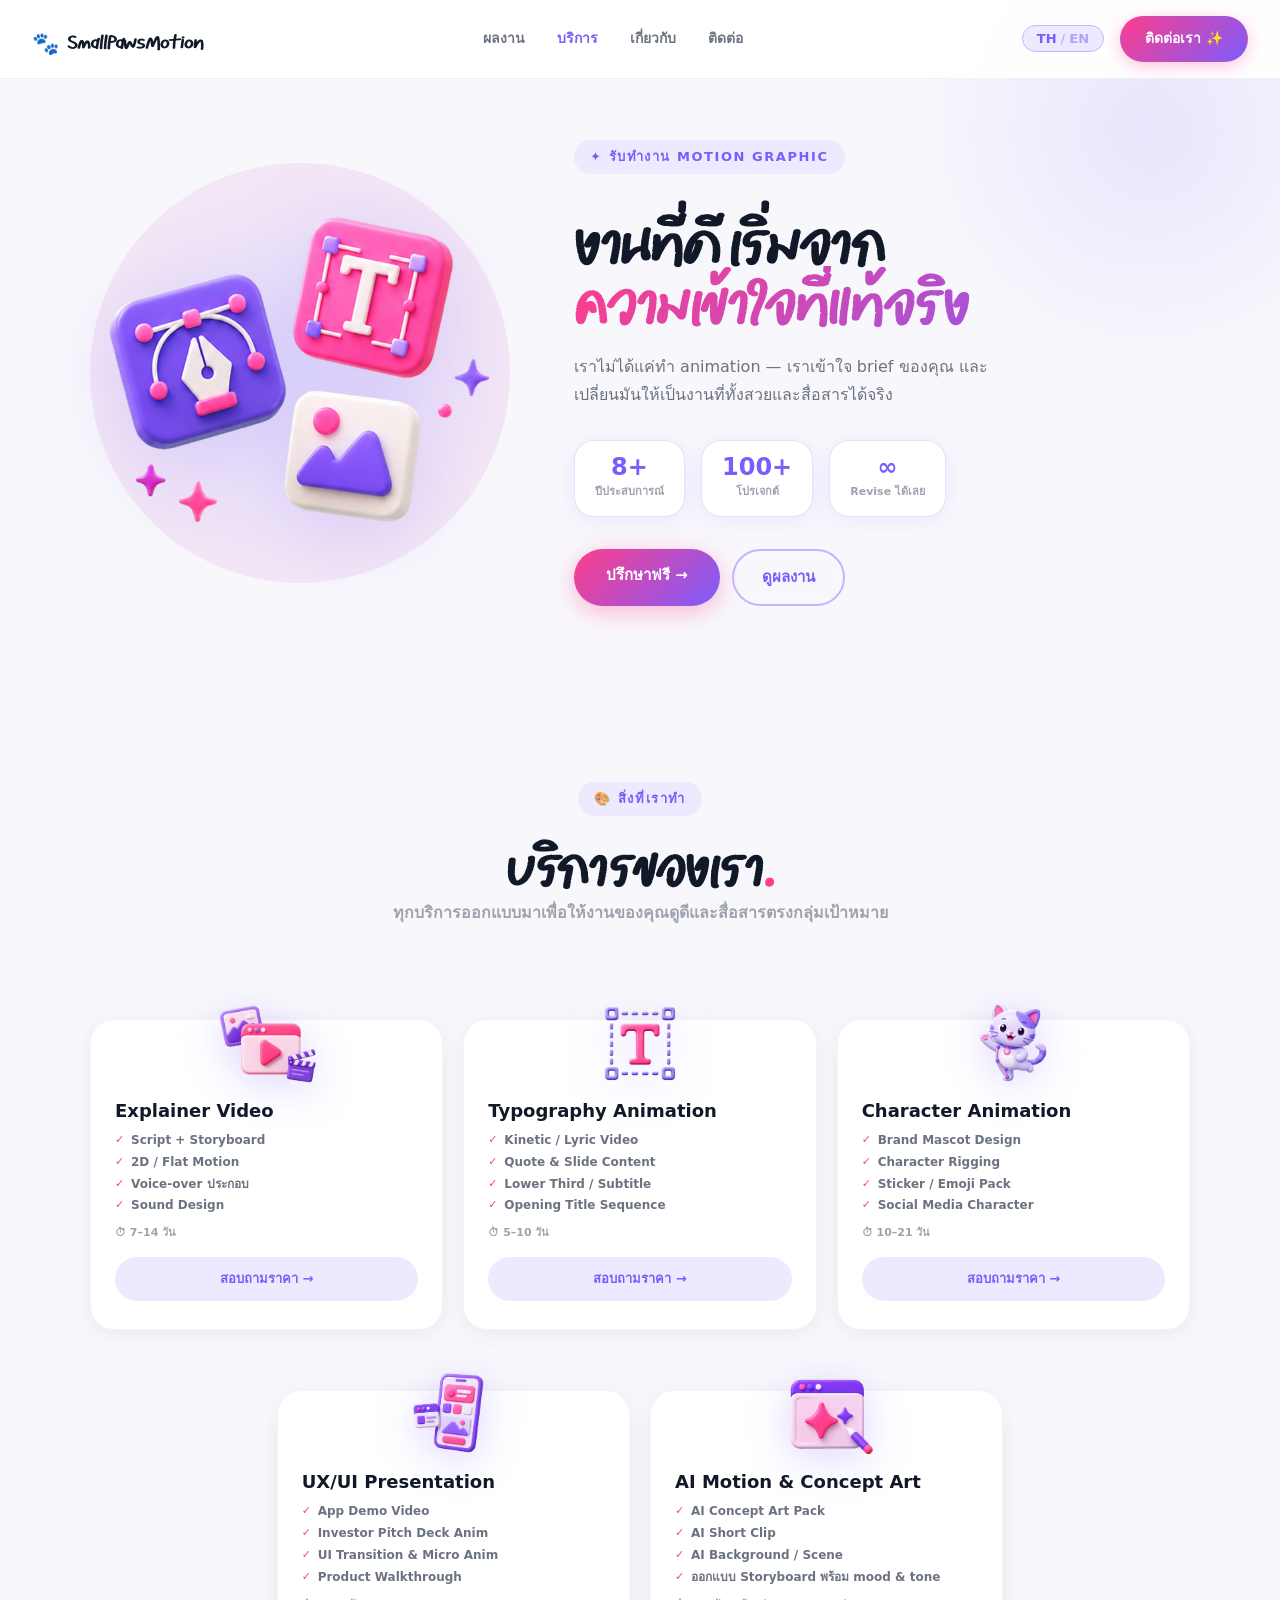
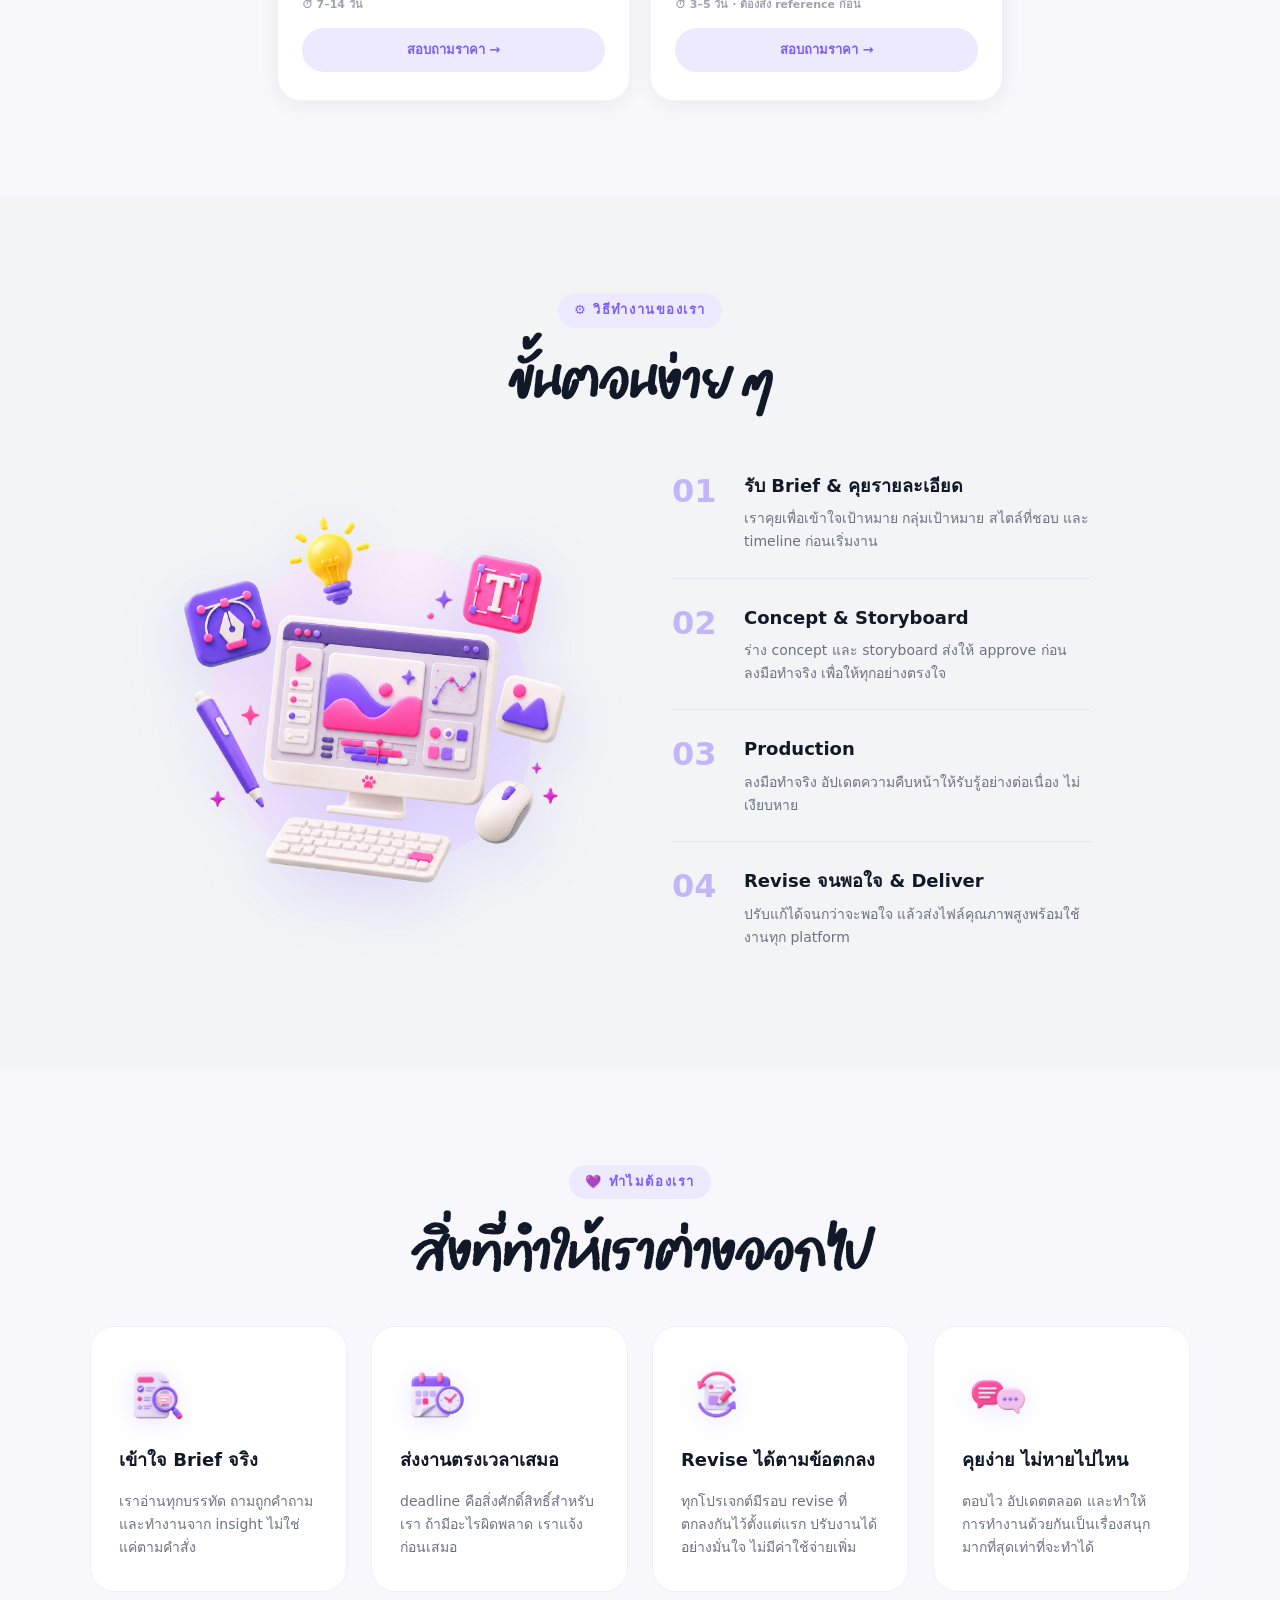
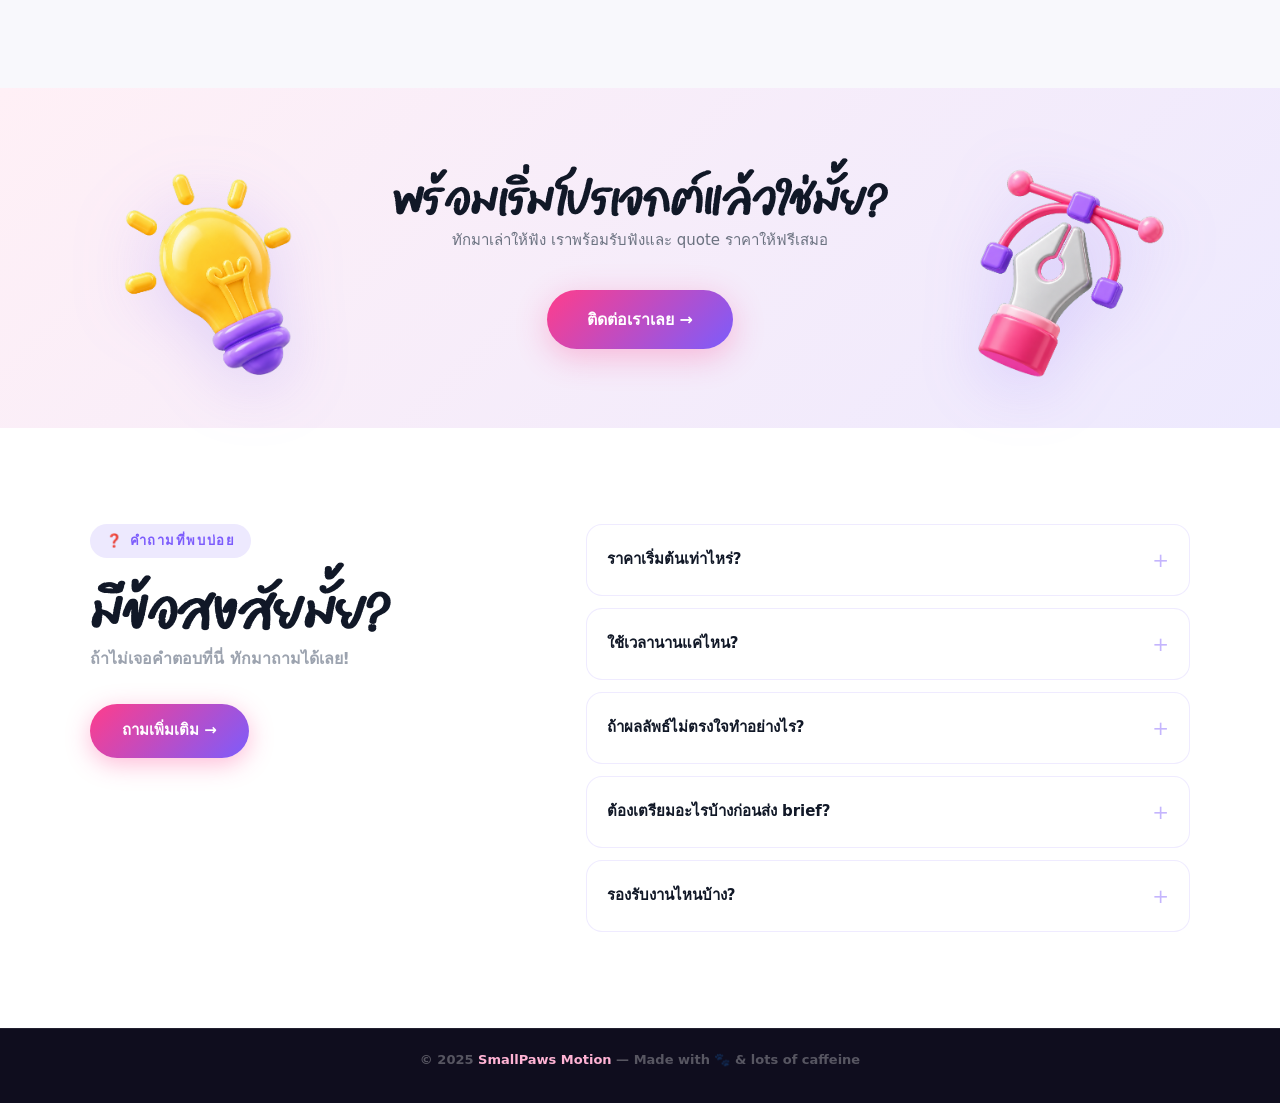
<file: services.html>
<!DOCTYPE html>
<html lang="th">
<head>
  <meta charset="UTF-8">
  <meta name="viewport" content="width=device-width, initial-scale=1.0">
  <title>บริการ — SmallPaws Motion</title>
  <meta name="description" content="รับทำ Motion Graphic ครบวงจร Explainer Video, Typography, Character Animation, UX/UI Presentation">
  <link rel="stylesheet" href="css/style.css?v=18">
  <link rel="stylesheet" href="css/services.css?v=12">
  <link rel="icon" href="data:image/svg+xml,<svg xmlns='http://www.w3.org/2000/svg' viewBox='0 0 100 100'><text y='.9em' font-size='90'>🐾</text></svg>">
</head>
<body>

<!-- ── Navigation ─────────────────────────────────────────── -->
<nav class="nav scrolled">
  <a href="index.html" class="nav-logo" style="color:var(--gray-800);text-shadow:none">
    <span class="paw">🐾</span> SmallPaws Motion
  </a>
  <div class="nav-links" style="--link-color:var(--gray-600)">
    <a href="index.html#works"   style="color:var(--gray-600);text-shadow:none" data-th="ผลงาน"    data-en="Works">ผลงาน</a>
    <a href="services.html"      style="color:var(--purple);text-shadow:none;font-weight:900" data-th="บริการ"    data-en="Services">บริการ</a>
    <a href="index.html#about"   style="color:var(--gray-600);text-shadow:none" data-th="เกี่ยวกับ" data-en="About">เกี่ยวกับ</a>
    <a href="index.html#contact" style="color:var(--gray-600);text-shadow:none" data-th="ติดต่อ"    data-en="Contact">ติดต่อ</a>
  </div>
  <div class="nav-right">
    <button class="lang-toggle scrolled-toggle" id="lang-toggle" aria-label="Switch language">
      <span class="lang-th active">TH</span>
      <span class="lang-sep">/</span>
      <span class="lang-en">EN</span>
    </button>
    <a href="index.html#contact" class="nav-cta" data-th="ติดต่อเรา ✨" data-en="Contact ✨">ติดต่อเรา ✨</a>
  </div>
</nav>

<!-- ── Page Hero ───────────────────────────────────────────── -->
<section class="svc-hero">
  <div class="container">
    <div class="svc-hero-inner fade-up">

      <!--
        ICON PLACEHOLDER — สลับเป็น Lottie ได้ตามด้านล่าง
        ───────────────────────────────────────────────────────
        วิธีใช้ Lottie:
          1. โหลด script: <script src="https://unpkg.com/@lottiefiles/lottie-player@latest/dist/lottie-player.js"></script>
          2. แทน .svc-hero-lottie ด้วย:
             <lottie-player src="assets/lotties/hero.json" background="transparent"
               speed="1" style="width:420px;height:420px" autoplay loop></lottie-player>

        วิธีใช้ PNG:
          แทน .icon-placeholder ด้วย: <img src="assets/images/hero-illus.png" alt="" style="width:420px">
        ───────────────────────────────────────────────────────
      -->
      <div class="svc-hero-visual" id="hero-visual-wrap">
        <div class="svc-hero-blob"></div>
        <img src="assets/image/service_hero.png" alt="SmallPaws Motion" class="svc-hero-img" id="svc-hero-img">
      </div>

      <div class="svc-hero-text">
        <div class="section-label" data-th="✦ รับทำงาน Motion Graphic" data-en="✦ Motion Graphic Services">✦ รับทำงาน Motion Graphic</div>
        <h1 class="svc-hero-title">
          <span data-th="งานที่ดี เริ่มจาก" data-en="Great Work">งานที่ดี เริ่มจาก</span><br>
          <span class="hero-gradient" data-th="ความเข้าใจที่แท้จริง" data-en="Starts Here">ความเข้าใจที่แท้จริง</span>
        </h1>
        <p class="svc-hero-desc" data-th="เราไม่ได้แค่ทำ animation — เราเข้าใจ brief ของคุณ และเปลี่ยนมันให้เป็นงานที่ทั้งสวยและสื่อสารได้จริง" data-en="We don't just animate — we understand your brief and turn it into work that's both beautiful and truly communicates.">
          เราไม่ได้แค่ทำ animation — เราเข้าใจ brief ของคุณ และเปลี่ยนมันให้เป็นงานที่ทั้งสวยและสื่อสารได้จริง
        </p>
        <div class="svc-hero-stats">
          <div class="stat-pill">
            <span class="stat-num">8+</span>
            <span class="stat-label" data-th="ปีประสบการณ์" data-en="Years Exp.">ปีประสบการณ์</span>
          </div>
          <div class="stat-pill">
            <span class="stat-num">100+</span>
            <span class="stat-label" data-th="โปรเจกต์" data-en="Projects">โปรเจกต์</span>
          </div>
          <div class="stat-pill">
            <span class="stat-num">∞</span>
            <span class="stat-label" data-th="Revise ได้เลย" data-en="Free Revisions">Revise ได้เลย</span>
          </div>
        </div>
        <div style="display:flex;gap:12px;flex-wrap:wrap;margin-top:32px">
          <a href="index.html#contact" class="btn-primary" data-th="ปรึกษาฟรี →" data-en="Free Consultation →">ปรึกษาฟรี →</a>
          <a href="index.html#works"   class="btn-outline" data-th="ดูผลงาน" data-en="See Works">ดูผลงาน</a>
        </div>
      </div>

    </div>
  </div>
</section>

<!-- ── Services Grid ───────────────────────────────────────── -->
<section class="section" id="services">
  <div class="container">
    <div class="fade-up" style="text-align:center;margin-bottom:56px">
      <div class="section-label" style="display:inline-flex" data-th="🎨 สิ่งที่เราทำ" data-en="🎨 What We Do">🎨 สิ่งที่เราทำ</div>
      <h2 class="section-title">
        <span data-th="บริการของเรา" data-en="Our Services">บริการของเรา</span><span style="color:var(--pink)">.</span>
      </h2>
      <p style="color:var(--gray-400);font-weight:600;margin-top:12px;max-width:520px;margin-left:auto;margin-right:auto" data-th="ทุกบริการออกแบบมาเพื่อให้งานของคุณดูดีและสื่อสารตรงกลุ่มเป้าหมาย" data-en="Every service is designed to make your work look great and communicate directly to your audience.">
        ทุกบริการออกแบบมาเพื่อให้งานของคุณดูดีและสื่อสารตรงกลุ่มเป้าหมาย
      </p>
    </div>

    <div class="svc-grid">

      <!-- ── Explainer Video ── -->
      <div class="svc-card fade-up">
        <div class="svc-card-overlay"></div>
        <div class="svc-card-icon-wrap">
          <img src="assets/image/Explainer Video_icon.png" alt="Explainer Video" class="svc-icon-img">
        </div>
        <div class="svc-card-body">
          <h3 class="svc-card-title" data-th="Explainer Video" data-en="Explainer Video">Explainer Video</h3>
          <ul class="svc-list">
            <li data-th="Script + Storyboard" data-en="Script + Storyboard">Script + Storyboard</li>
            <li data-th="2D / Flat Motion" data-en="2D / Flat Motion">2D / Flat Motion</li>
            <li data-th="Voice-over ประกอบ" data-en="With Voice-over">Voice-over ประกอบ</li>
            <li data-th="Sound Design" data-en="Sound Design">Sound Design</li>
          </ul>
          <div class="svc-duration" data-th="⏱ 7–14 วัน" data-en="⏱ 7–14 days">⏱ 7–14 วัน</div>
        </div>
        <a href="index.html#contact" class="btn-flip-cta" data-th="สอบถามราคา →" data-en="Get a Quote →">สอบถามราคา →</a>
      </div>

      <!-- ── Typography Animation ── -->
      <div class="svc-card fade-up">
        <div class="svc-card-overlay"></div>
        <div class="svc-card-icon-wrap">
          <img src="assets/image/Typography Animation_icon.png" alt="Typography Animation" class="svc-icon-img">
        </div>
        <div class="svc-card-body">
          <h3 class="svc-card-title" data-th="Typography Animation" data-en="Typography Animation">Typography Animation</h3>
          <ul class="svc-list">
            <li data-th="Kinetic / Lyric Video" data-en="Kinetic / Lyric Video">Kinetic / Lyric Video</li>
            <li data-th="Quote &amp; Slide Content" data-en="Quote &amp; Slide Content">Quote &amp; Slide Content</li>
            <li data-th="Lower Third / Subtitle" data-en="Lower Third / Subtitle">Lower Third / Subtitle</li>
            <li data-th="Opening Title Sequence" data-en="Opening Title Sequence">Opening Title Sequence</li>
          </ul>
          <div class="svc-duration" data-th="⏱ 5–10 วัน" data-en="⏱ 5–10 days">⏱ 5–10 วัน</div>
        </div>
        <a href="index.html#contact" class="btn-flip-cta" data-th="สอบถามราคา →" data-en="Get a Quote →">สอบถามราคา →</a>
      </div>

      <!-- ── Character Animation ── -->
      <div class="svc-card fade-up">
        <div class="svc-card-overlay"></div>
        <div class="svc-card-icon-wrap">
          <img src="assets/image/Character Animation_icon.png" alt="Character Animation" class="svc-icon-img">
        </div>
        <div class="svc-card-body">
          <h3 class="svc-card-title" data-th="Character Animation" data-en="Character Animation">Character Animation</h3>
          <ul class="svc-list">
            <li data-th="Brand Mascot Design" data-en="Brand Mascot Design">Brand Mascot Design</li>
            <li data-th="Character Rigging" data-en="Character Rigging">Character Rigging</li>
            <li data-th="Sticker / Emoji Pack" data-en="Sticker / Emoji Pack">Sticker / Emoji Pack</li>
            <li data-th="Social Media Character" data-en="Social Media Character">Social Media Character</li>
          </ul>
          <div class="svc-duration" data-th="⏱ 10–21 วัน" data-en="⏱ 10–21 days">⏱ 10–21 วัน</div>
        </div>
        <a href="index.html#contact" class="btn-flip-cta" data-th="สอบถามราคา →" data-en="Get a Quote →">สอบถามราคา →</a>
      </div>

      <!-- ── UX/UI Presentation ── -->
      <div class="svc-card fade-up">
        <div class="svc-card-overlay"></div>
        <div class="svc-card-icon-wrap">
          <img src="assets/image/UXUI Presentation_icon.png" alt="UX/UI Presentation" class="svc-icon-img">
        </div>
        <div class="svc-card-body">
          <h3 class="svc-card-title" data-th="UX/UI Presentation" data-en="UX/UI Presentation">UX/UI Presentation</h3>
          <ul class="svc-list">
            <li data-th="App Demo Video" data-en="App Demo Video">App Demo Video</li>
            <li data-th="Investor Pitch Deck Anim" data-en="Pitch Deck Animation">Investor Pitch Deck Anim</li>
            <li data-th="UI Transition &amp; Micro Anim" data-en="UI Transition &amp; Micro Anim">UI Transition &amp; Micro Anim</li>
            <li data-th="Product Walkthrough" data-en="Product Walkthrough">Product Walkthrough</li>
          </ul>
          <div class="svc-duration" data-th="⏱ 7–14 วัน" data-en="⏱ 7–14 days">⏱ 7–14 วัน</div>
        </div>
        <a href="index.html#contact" class="btn-flip-cta" data-th="สอบถามราคา →" data-en="Get a Quote →">สอบถามราคา →</a>
      </div>

      <!-- ── AI Motion & Concept Art ── -->
      <div class="svc-card fade-up">
        <div class="svc-card-overlay"></div>
        <div class="svc-card-icon-wrap">
          <img src="assets/image/AI Motion_icon.png" alt="AI Motion & Concept Art" class="svc-icon-img">
        </div>
        <div class="svc-card-body">
          <h3 class="svc-card-title" data-th="AI Motion & Concept Art" data-en="AI Motion & Concept Art">AI Motion & Concept Art</h3>
          <ul class="svc-list">
            <li data-th="AI Concept Art Pack" data-en="AI Concept Art Pack">AI Concept Art Pack</li>
            <li data-th="AI Short Clip" data-en="AI Short Clip">AI Short Clip</li>
            <li data-th="AI Background / Scene" data-en="AI Background / Scene">AI Background / Scene</li>
            <li data-th="ออกแบบ Storyboard พร้อม mood &amp; tone" data-en="Storyboard with mood &amp; tone">ออกแบบ Storyboard พร้อม mood &amp; tone</li>
          </ul>
          <div class="svc-duration" data-th="⏱ 3–5 วัน · ต้องส่ง reference ก่อน" data-en="⏱ 3–5 days · reference required">⏱ 3–5 วัน · ต้องส่ง reference ก่อน</div>
        </div>
        <a href="index.html#contact" class="btn-flip-cta" data-th="สอบถามราคา →" data-en="Get a Quote →">สอบถามราคา →</a>
      </div>

    </div>
  </div>
</section>

<!-- ── How We Work ─────────────────────────────────────────── -->
<section class="section svc-process-section">
  <div class="container">

    <!-- Heading — แยกออกมาอยู่เหนือ grid เพื่อ center ได้อิสระ -->
    <div class="fade-up" style="text-align:center;margin-bottom:48px;">
      <div class="section-label" style="display:inline-flex" data-th="⚙️ วิธีทำงานของเรา" data-en="⚙️ How We Work">⚙️ วิธีทำงานของเรา</div>
      <h2 class="section-title" style="text-align:center">
        <span data-th="ขั้นตอนง่าย ๆ" data-en="Simple Process">ขั้นตอนง่าย ๆ</span>
      </h2>
    </div>

    <div class="svc-process-grid">

      <!-- Process Visual -->
      <div class="fade-up svc-process-visual">
        <div class="process-visual-wrap" id="process-visual-wrap">
          <div class="process-blob-bg"></div>
          <img src="assets/image/process.png" alt="Process" class="process-img" id="process-img">
        </div>
      </div>

      <!-- Process Steps -->
      <div class="fade-up" style="flex:1;min-width:280px;max-width:440px;">

        <div class="process-steps">

          <div class="process-step">
            <div class="step-num">01</div>
            <div class="step-content">
              <h3 class="step-title" data-th="รับ Brief &amp; คุยรายละเอียด" data-en="Brief &amp; Discovery">รับ Brief &amp; คุยรายละเอียด</h3>
              <p class="step-desc" data-th="เราคุยเพื่อเข้าใจเป้าหมาย กลุ่มเป้าหมาย สไตล์ที่ชอบ และ timeline ก่อนเริ่มงาน" data-en="We talk to understand your goals, target audience, preferred style, and timeline before we begin.">
                เราคุยเพื่อเข้าใจเป้าหมาย กลุ่มเป้าหมาย สไตล์ที่ชอบ และ timeline ก่อนเริ่มงาน
              </p>
            </div>
          </div>

          <div class="process-step">
            <div class="step-num">02</div>
            <div class="step-content">
              <h3 class="step-title" data-th="Concept &amp; Storyboard" data-en="Concept &amp; Storyboard">Concept &amp; Storyboard</h3>
              <p class="step-desc" data-th="ร่าง concept และ storyboard ส่งให้ approve ก่อนลงมือทำจริง เพื่อให้ทุกอย่างตรงใจ" data-en="Draft concept and storyboard for your approval before we start production, so everything aligns.">
                ร่าง concept และ storyboard ส่งให้ approve ก่อนลงมือทำจริง เพื่อให้ทุกอย่างตรงใจ
              </p>
            </div>
          </div>

          <div class="process-step">
            <div class="step-num">03</div>
            <div class="step-content">
              <h3 class="step-title" data-th="Production" data-en="Production">Production</h3>
              <p class="step-desc" data-th="ลงมือทำจริง อัปเดตความคืบหน้าให้รับรู้อย่างต่อเนื่อง ไม่เงียบหาย" data-en="We produce the work and keep you updated throughout — no radio silence, ever.">
                ลงมือทำจริง อัปเดตความคืบหน้าให้รับรู้อย่างต่อเนื่อง ไม่เงียบหาย
              </p>
            </div>
          </div>

          <div class="process-step">
            <div class="step-num">04</div>
            <div class="step-content">
              <h3 class="step-title" data-th="Revise จนพอใจ &amp; Deliver" data-en="Revise &amp; Deliver">Revise จนพอใจ &amp; Deliver</h3>
              <p class="step-desc" data-th="ปรับแก้ได้จนกว่าจะพอใจ แล้วส่งไฟล์คุณภาพสูงพร้อมใช้งานทุก platform" data-en="Revise until you're happy, then deliver high-quality files ready for every platform.">
                ปรับแก้ได้จนกว่าจะพอใจ แล้วส่งไฟล์คุณภาพสูงพร้อมใช้งานทุก platform
              </p>
            </div>
          </div>

        </div>
      </div>

    </div>
  </div>
</section>

<!-- ── Why SmallPaws ────────────────────────────────────────── -->
<section class="section">
  <div class="container">
    <div class="fade-up" style="text-align:center;margin-bottom:56px">
      <div class="section-label" style="display:inline-flex" data-th="💜 ทำไมต้องเรา" data-en="💜 Why Us">💜 ทำไมต้องเรา</div>
      <h2 class="section-title">
        <span data-th="สิ่งที่ทำให้เราต่างออกไป" data-en="What Sets Us Apart">สิ่งที่ทำให้เราต่างออกไป</span>
      </h2>
    </div>

    <div class="why-grid">

      <div class="why-card fade-up">
        <div class="why-icon">
          <img src="assets/image/brieft.png" alt="เข้าใจ Brief จริง" class="why-icon-img">
        </div>
        <h3 class="why-title" data-th="เข้าใจ Brief จริง" data-en="We Actually Understand Briefs">เข้าใจ Brief จริง</h3>
        <p class="why-desc" data-th="เราอ่านทุกบรรทัด ถามถูกคำถาม และทำงานจาก insight ไม่ใช่แค่ตามคำสั่ง" data-en="We read every line, ask the right questions, and work from insight — not just following instructions.">
          เราอ่านทุกบรรทัด ถามถูกคำถาม และทำงานจาก insight ไม่ใช่แค่ตามคำสั่ง
        </p>
      </div>

      <div class="why-card fade-up">
        <div class="why-icon">
          <img src="assets/image/On Time.png" alt="ส่งงานตรงเวลาเสมอ" class="why-icon-img">
        </div>
        <h3 class="why-title" data-th="ส่งงานตรงเวลาเสมอ" data-en="Always On Time">ส่งงานตรงเวลาเสมอ</h3>
        <p class="why-desc" data-th="deadline คือสิ่งศักดิ์สิทธิ์สำหรับเรา ถ้ามีอะไรผิดพลาด เราแจ้งก่อนเสมอ" data-en="Deadlines are sacred to us. If anything changes, we always communicate ahead of time.">
          deadline คือสิ่งศักดิ์สิทธิ์สำหรับเรา ถ้ามีอะไรผิดพลาด เราแจ้งก่อนเสมอ
        </p>
      </div>

      <div class="why-card fade-up">
        <div class="why-icon">
          <img src="assets/image/revise.png" alt="Revise ได้ตามข้อตกลง" class="why-icon-img">
        </div>
        <h3 class="why-title" data-th="Revise ได้ตามข้อตกลง" data-en="Revisions Included">Revise ได้ตามข้อตกลง</h3>
        <p class="why-desc" data-th="ทุกโปรเจกต์สามารถแก้ไขได้ตามจำนวนครั้งที่ตกลงกันไว้ตั้งแต่แรก ปรับงานได้อย่างมั่นใจ ไม่มีค่าใช้จ่ายเพิ่ม" data-en="Every project includes a clear number of revision rounds agreed upfront — refine your work with confidence, no extra charge.">
          ทุกโปรเจกต์มีรอบ revise ที่ตกลงกันไว้ตั้งแต่แรก ปรับงานได้อย่างมั่นใจ ไม่มีค่าใช้จ่ายเพิ่ม
        </p>
      </div>

      <div class="why-card fade-up">
        <div class="why-icon">
          <img src="assets/image/Easy to Work With.png" alt="คุยง่าย ไม่หายไปไหน" class="why-icon-img">
        </div>
        <h3 class="why-title" data-th="คุยง่าย ไม่หายไปไหน" data-en="Easy to Work With">คุยง่าย ไม่หายไปไหน</h3>
        <p class="why-desc" data-th="ตอบไว อัปเดตตลอด และทำให้การทำงานด้วยกันเป็นเรื่องสนุกมากที่สุดเท่าที่จะทำได้" data-en="Fast replies, constant updates, and making collaboration as enjoyable as possible.">
          ตอบไว อัปเดตตลอด และทำให้การทำงานด้วยกันเป็นเรื่องสนุกมากที่สุดเท่าที่จะทำได้
        </p>
      </div>

    </div>
  </div>
</section>

<!-- ── CTA Banner ──────────────────────────────────────────── -->
<section class="svc-cta-banner">
  <div class="svc-cta-inner fade-up">

    <!--
      ICON PLACEHOLDER ซ้าย:
      PNG:    <img src="assets/images/cta-left.png" alt="" style="width:160px">
      Lottie: <lottie-player src="assets/lotties/cta-left.json"
                style="width:160px;height:160px" autoplay loop></lottie-player>
      data-slot="cta-left"
    -->
    <div class="cta-side-icon">
      <img src="assets/image/light_bulb.png" alt="" style="width:160px;height:160px;object-fit:contain;">
    </div>

    <!-- ข้อความกลาง -->
    <div class="svc-cta-text">
      <h2 class="svc-cta-title">
        <span data-th="พร้อมเริ่มโปรเจกต์แล้วใช่มั้ย?" data-en="Ready to Start a Project?">พร้อมเริ่มโปรเจกต์แล้วใช่มั้ย?</span>
      </h2>
      <p class="svc-cta-sub" data-th="ทักมาเล่าให้ฟัง เราพร้อมรับฟังและ quote ราคาให้ฟรีเสมอ" data-en="Tell us about it — we're always ready to listen and quote for free.">
        ทักมาเล่าให้ฟัง เราพร้อมรับฟังและ quote ราคาให้ฟรีเสมอ
      </p>
      <a href="index.html#contact" class="btn-cta-big" data-th="ติดต่อเราเลย →" data-en="Contact Us →">ติดต่อเราเลย →</a>
    </div>

    <!--
      ICON PLACEHOLDER ขวา:
      PNG:    <img src="assets/images/cta-right.png" alt="" style="width:160px">
      Lottie: <lottie-player src="assets/lotties/cta-right.json"
                style="width:160px;height:160px" autoplay loop></lottie-player>
      data-slot="cta-right"
    -->
    <div class="cta-side-icon">
      <img src="assets/image/design_pen.png" alt="" style="width:160px;height:160px;object-fit:contain;">
    </div>

  </div>
</section>

<!-- ── FAQ ─────────────────────────────────────────────────── -->
<section class="section svc-faq-section">
  <div class="container">
    <div class="svc-faq-inner">

      <div class="fade-up" style="flex:1;min-width:280px">
        <div class="section-label" data-th="❓ คำถามที่พบบ่อย" data-en="❓ FAQ">❓ คำถามที่พบบ่อย</div>
        <h2 class="section-title" style="margin-bottom:16px">
          <span data-th="มีข้อสงสัยมั้ย?" data-en="Got Questions?">มีข้อสงสัยมั้ย?</span>
        </h2>
        <p style="color:var(--gray-400);font-weight:600;margin-bottom:32px" data-th="ถ้าไม่เจอคำตอบที่นี่ ทักมาถามได้เลย!" data-en="If you don't find your answer here, just reach out!">
          ถ้าไม่เจอคำตอบที่นี่ ทักมาถามได้เลย!
        </p>
        <a href="index.html#contact" class="btn-primary" data-th="ถามเพิ่มเติม →" data-en="Ask Us →">ถามเพิ่มเติม →</a>
      </div>

      <div class="faq-list fade-up" style="flex:1.4;min-width:280px">

        <details class="faq-item">
          <summary class="faq-q" data-th="ราคาเริ่มต้นเท่าไหร่?" data-en="What's the starting price?">ราคาเริ่มต้นเท่าไหร่?</summary>
          <div class="faq-a" data-th="ราคาขึ้นอยู่กับความซับซ้อนและระยะเวลา ทักมาเล่า brief ให้ฟัง แล้วเราจะ quote ราคาให้ฟรีและไม่มีพันธะ" data-en="Pricing depends on complexity and timeline. Share your brief with us and we'll quote for free — no strings attached.">
            ราคาขึ้นอยู่กับความซับซ้อนและระยะเวลา ทักมาเล่า brief ให้ฟัง แล้วเราจะ quote ราคาให้ฟรีและไม่มีพันธะ
          </div>
        </details>

        <details class="faq-item">
          <summary class="faq-q" data-th="ใช้เวลานานแค่ไหน?" data-en="How long does a project take?">ใช้เวลานานแค่ไหน?</summary>
          <div class="faq-a" data-th="ส่วนใหญ่อยู่ที่ 7–21 วัน ขึ้นอยู่กับประเภทงาน ถ้ามี deadline เร่งด่วน แจ้งมาได้เลย จะพยายามจัดให้" data-en="Typically 7–21 days depending on the type of work. If you have a tight deadline, let us know — we'll do our best to accommodate.">
            ส่วนใหญ่อยู่ที่ 7–21 วัน ขึ้นอยู่กับประเภทงาน ถ้ามี deadline เร่งด่วน แจ้งมาได้เลย จะพยายามจัดให้
          </div>
        </details>

        <details class="faq-item">
          <summary class="faq-q" data-th="ถ้าผลลัพธ์ไม่ตรงใจทำอย่างไร?" data-en="What if the result isn't what I imagined?">ถ้าผลลัพธ์ไม่ตรงใจทำอย่างไร?</summary>
          <div class="faq-a" data-th="บอกเราได้เลย เรา revise ให้จนกว่าจะพอใจ การ revise ไม่มีค่าใช้จ่ายเพิ่ม เป็นส่วนหนึ่งของทุกโปรเจกต์" data-en="Just tell us. We revise until you're happy — revisions are included in every project at no extra cost.">
            บอกเราได้เลย เรา revise ให้จนกว่าจะพอใจ การ revise ไม่มีค่าใช้จ่ายเพิ่ม เป็นส่วนหนึ่งของทุกโปรเจกต์
          </div>
        </details>

        <details class="faq-item">
          <summary class="faq-q" data-th="ต้องเตรียมอะไรบ้างก่อนส่ง brief?" data-en="What do I need to prepare before submitting a brief?">ต้องเตรียมอะไรบ้างก่อนส่ง brief?</summary>
          <div class="faq-a" data-th="ยิ่งมีรายละเอียดยิ่งดี แต่ถ้ายังไม่ชัด ทักมาคุยก่อนได้เลย เราช่วย brief ให้ได้" data-en="The more detail the better, but if things aren't clear yet, just reach out — we can help shape the brief together.">
            ยิ่งมีรายละเอียดยิ่งดี แต่ถ้ายังไม่ชัด ทักมาคุยก่อนได้เลย เราช่วย brief ให้ได้
          </div>
        </details>

        <details class="faq-item">
          <summary class="faq-q" data-th="รองรับงานไหนบ้าง?" data-en="What types of projects do you take?">รองรับงานไหนบ้าง?</summary>
          <div class="faq-a" data-th="แบรนด์ สตาร์ทอัพ เอเจนซี่ ครีเอเตอร์ และองค์กร ทั้งโปรเจกต์เล็กและใหญ่ รับหมด" data-en="Brands, startups, agencies, creators, and organizations. Both small and large projects welcome.">
            แบรนด์ สตาร์ทอัพ เอเจนซี่ ครีเอเตอร์ และองค์กร ทั้งโปรเจกต์เล็กและใหญ่ รับหมด
          </div>
        </details>

      </div>
    </div>
  </div>
</section>

<!-- ── Footer ──────────────────────────────────────────────── -->
<footer>
  <p>© 2025 <span>SmallPaws Motion</span> — Made with 🐾 & lots of caffeine</p>
</footer>

<!-- ── Bottom Nav (mobile) ──────────────────────────────────── -->
<nav class="bottom-nav">
  <div class="bottom-nav-inner">
    <a href="index.html#works"   data-th="ผลงาน"    data-en="Works">ผลงาน</a>
    <a href="services.html"      data-th="บริการ"    data-en="Services" class="active">บริการ</a>
    <a href="index.html#about"   data-th="เกี่ยวกับ" data-en="About">เกี่ยวกับ</a>
    <a href="index.html#contact" data-th="ติดต่อ"    data-en="Contact">ติดต่อ</a>
  </div>
</nav>

<script src="js/services.js?v=4"></script>
</body>
</html>
</file>
<file: css/style.css>
/* ============================================================
   SmallPaws Motion — Stylesheet
   Brand Guideline v1.0: Pink #FF3D8B / Violet #7C5CFC / BG #F8F8FC
   Fonts: PG Boston (display) + Inter (body) + Prompt (Thai fallback)
   ============================================================ */

/* PG Boston — display/heading font (Latin) */
@font-face {
  font-family: 'PG Boston';
  src: url('../assets/fonts/PGBoston.ttf') format('truetype');
  font-weight: normal;
  font-style: normal;
  font-display: swap;
}

/* Inter (body) + Prompt (Thai fallback) */
@import url('https://fonts.googleapis.com/css2?family=Inter:wght@300;400;500;600;700;800;900&family=Prompt:wght@400;500;600;700;800;900&display=swap');

/* ── Reset & Base ─────────────────────────────────────────── */
*, *::before, *::after { box-sizing: border-box; margin: 0; padding: 0; }

:root {
  /* ── Brand Primary ── */
  --pink:         #FF3D8B;
  --pink-light:   #FFD6E8;
  --pink-pale:    #FFF0F6;
  --pink-200:     #FFB3D4;
  --pink-300:     #FF7DB2;
  --pink-600:     #CC0060;

  /* ── Brand Secondary ── */
  --purple:       #7C5CFC;
  --violet:       #7C5CFC;
  --purple-light: #EDE9FE;
  --purple-mid:   #C4B5FD;
  --purple-dim:   #A78BFA;

  /* ── Dark (hero bg / accents) ── */
  --dark:         #0F0D1E;
  --dark-2:       #1A1730;
  --dark-3:       #252240;

  /* ── Surfaces (light theme) ── */
  --white:        #FFFFFF;
  --bg:           #F8F8FC;
  --gray-100:     #F3F4F6;
  --gray-400:     #9CA3AF;
  --gray-600:     #6B7280;
  --gray-700:     #374151;
  --gray-800:     #111827;
  --border:       #E5E7EB;

  --radius-xl:    24px;
  --radius-2xl:   40px;
  --shadow-soft:  0 4px 24px rgba(124,92,252,0.10);
  --shadow-card:  0 8px 32px rgba(124,92,252,0.13);
  --transition:   0.3s cubic-bezier(0.4,0,0.2,1);
}

html { scroll-behavior: smooth; }

body {
  /* Inter สำหรับ Latin + Prompt fallback สำหรับ Thai */
  font-family: 'Inter', 'Prompt', system-ui, sans-serif;
  background: var(--bg);
  color: var(--gray-800);
  overflow-x: hidden;
  line-height: 1.7;
}

/* PG Boston สำหรับ Latin heading — Thai glyph ไม่มีใน PG Boston
   browser จะ fallback ไป Prompt สำหรับตัวอักษรไทยโดยอัตโนมัติ */
h1, h2, h3, .section-title, .nav-logo, .hero-title {
  font-family: 'PG Boston', Georgia, 'Prompt', sans-serif;
  font-weight: 900;
}

/* Exp badge numbers */
.exp-number, .exp-unit, .exp-label {
  font-family: 'PG Boston', Georgia, 'Prompt', sans-serif;
  font-weight: 900;
}

/* ปุ่มและ UI */
button, .btn-primary, .btn-outline, .filter-btn,
.nav-links a, .nav-cta, .lang-toggle {
  font-family: 'Inter', 'Prompt', system-ui, sans-serif;
}

::-webkit-scrollbar { width: 6px; }
::-webkit-scrollbar-track { background: var(--pink-pale); }
::-webkit-scrollbar-thumb { background: var(--purple-mid); border-radius: 99px; }

/* ── Utility ──────────────────────────────────────────────── */
.section { padding: 96px 24px; }
.container { max-width: 1100px; margin: 0 auto; }
.section-label {
  display: inline-flex; align-items: center; gap: 8px;
  font-size: 13px; font-weight: 700; letter-spacing: 0.12em; text-transform: uppercase;
  color: var(--violet); background: var(--purple-light);
  padding: 6px 16px; border-radius: 99px; margin-bottom: 16px;
}
.section-title {
  font-size: clamp(28px, 5vw, 48px);
  font-weight: 900; line-height: 1.15; color: var(--gray-800);
}

/* ── Nav ──────────────────────────────────────────────────── */
.nav {
  position: fixed; top: 0; left: 0; right: 0; z-index: 100;
  padding: 16px 32px;
  display: flex; align-items: center; justify-content: space-between;
  transition: background var(--transition), backdrop-filter var(--transition);
}
.nav.scrolled {
  background: rgba(255,255,255,0.92);
  backdrop-filter: blur(16px);
  border-bottom: 1px solid rgba(124,92,252,0.1);
}
.nav-logo {
  font-size: 18px; font-weight: 900; color: white;
  text-decoration: none; display: flex; align-items: center; gap: 8px;
  text-shadow: 0 1px 8px rgba(0,0,0,0.3);
  transition: color var(--transition), text-shadow var(--transition);
}
.nav.scrolled .nav-logo { color: var(--gray-800); text-shadow: none; }
.nav-logo .paw { font-size: 22px; }

.nav-links { display: flex; gap: 32px; }
.nav-links a {
  font-size: 14px; font-weight: 700; color: rgba(255,255,255,0.9);
  text-decoration: none; transition: color var(--transition);
  text-shadow: 0 1px 6px rgba(0,0,0,0.25);
}
.nav.scrolled .nav-links a { color: var(--gray-600); text-shadow: none; }
.nav-links a:hover { color: var(--purple-mid); }
.nav.scrolled .nav-links a:hover { color: var(--violet); }

.nav-right { display: flex; align-items: center; gap: 16px; }

/* Language toggle */
.lang-toggle {
  background: rgba(255,255,255,0.15); border: 1.5px solid rgba(255,255,255,0.4);
  border-radius: 99px; padding: 5px 14px;
  font-size: 13px; font-weight: 700;
  color: white; cursor: pointer; display: flex; align-items: center; gap: 4px;
  transition: all var(--transition);
  backdrop-filter: blur(8px);
}
.nav.scrolled .lang-toggle {
  background: var(--purple-light); border-color: var(--purple-mid); color: var(--violet);
}
.lang-toggle:hover { background: rgba(255,255,255,0.25); }
.nav.scrolled .lang-toggle:hover { background: var(--violet); color: white; border-color: var(--violet); }
.lang-sep { opacity: 0.4; }
.lang-th, .lang-en { transition: opacity var(--transition); opacity: 0.5; }
.lang-th.active, .lang-en.active { opacity: 1; }

.nav-cta {
  background: rgba(255,255,255,0.2);
  border: 1.5px solid rgba(255,255,255,0.5);
  color: white; font-size: 14px; font-weight: 700;
  padding: 10px 24px; border-radius: 99px; text-decoration: none;
  transition: all var(--transition);
  backdrop-filter: blur(8px);
}
.nav.scrolled .nav-cta {
  background: linear-gradient(135deg, var(--pink), var(--violet));
  border-color: transparent;
  box-shadow: 0 4px 16px rgba(255,61,139,0.30);
}
.nav-cta:hover { background: rgba(255,255,255,0.3); transform: translateY(-1px); }
.nav.scrolled .nav-cta:hover { opacity: 0.9; }

/* ── HERO — fullscreen ────────────────────────────────────── */
#hero {
  position: relative;
  width: 100%; height: 100vh; min-height: 600px;
  display: flex; flex-direction: column;
  align-items: center; justify-content: center;
  overflow: visible;
}

/* clip เฉพาะ bg layer ไม่ให้ล้นออกนอกหน้า */
.hero-bg {
  clip-path: inset(0);
}

/* Background media */
.hero-bg {
  position: absolute; inset: 0; z-index: 0;
}

/* ใช้กับทั้ง <video> และ <img> */
.hero-media {
  width: 100%; height: 100%; object-fit: cover; display: block;
}

/* Placeholder — แสดงขณะยังไม่มีไฟล์ */
.hero-placeholder {
  width: 100%; height: 100%;
  background: linear-gradient(135deg, #1a0a2e 0%, #0d1020 50%, #1a0a1a 100%);
  display: flex; align-items: center; justify-content: center;
}
.hero-placeholder-inner {
  display: flex; flex-direction: column; align-items: center; gap: 16px;
  opacity: 0.35;
}
.hero-placeholder-icon { font-size: 64px; }
.hero-placeholder-label {
  font-size: 14px; font-weight: 700; color: white;
  text-align: center; line-height: 1.6;
}

/* Gradient overlay — darkens image for text legibility */
.hero-overlay {
  position: absolute; inset: 0; z-index: 1;
  background: linear-gradient(
    to bottom,
    rgba(0,0,0,0.25) 0%,
    rgba(20,10,40,0.55) 50%,
    rgba(0,0,0,0.65) 100%
  );
}

/* Hero content */
.hero-content {
  position: relative; z-index: 2;
  text-align: center;
  padding: 0 48px;
  max-width: 900px;
  width: 100%;
  box-sizing: border-box;
}
.hero-badge {
  display: inline-block;
  font-size: 12px; font-weight: 700; letter-spacing: 0.15em; text-transform: uppercase;
  color: rgba(255,255,255,0.75);
  border: 1px solid rgba(255,255,255,0.3);
  padding: 6px 20px; border-radius: 99px; margin-bottom: 24px;
  backdrop-filter: blur(6px);
  background: rgba(255,255,255,0.08);
  font-family: 'Inter', 'Prompt', system-ui, sans-serif;
}
.hero-title {
  font-size: clamp(28px, 4.5vw, 60px);
  line-height: 1.45;
  color: white;
  margin-bottom: 20px;
  text-shadow: 0 2px 20px rgba(0,0,0,0.3);
  word-break: keep-all;
  overflow-wrap: break-word;
}
.hero-title .highlight {
  background: linear-gradient(135deg, #FFB3D4, #C4B5FD);
  -webkit-background-clip: text; -webkit-text-fill-color: transparent;
  background-clip: text;
  /* padding ให้ gradient มีพื้นที่ครอบ descender ของ PG Boston */
  padding-bottom: 0.2em;
  display: inline-block;
}
.hero-desc {
  font-size: clamp(13px, 1.6vw, 16px);
  color: rgba(255,255,255,0.7);
  margin-bottom: 36px;
  letter-spacing: 0.03em;
  font-family: 'Inter', 'Prompt', system-ui, sans-serif;
}
.hero-actions { display: flex; gap: 16px; justify-content: center; flex-wrap: wrap; }

.btn-primary {
  background: linear-gradient(135deg, var(--pink), var(--violet));
  color: white;
  font-size: 15px; font-weight: 700;
  padding: 14px 32px; border-radius: 50px; border: none;
  cursor: pointer; text-decoration: none; display: inline-block;
  box-shadow: 0 6px 24px rgba(255,61,139,0.35);
  transition: transform var(--transition), box-shadow var(--transition);
}
.btn-primary:hover {
  transform: translateY(-2px);
  box-shadow: 0 10px 32px rgba(255,61,139,0.45);
}
.btn-outline {
  background: rgba(255,255,255,0.12); color: white;
  font-size: 15px; font-weight: 700;
  padding: 14px 32px; border-radius: 99px;
  border: 2px solid rgba(255,255,255,0.4);
  cursor: pointer; text-decoration: none; display: inline-block;
  backdrop-filter: blur(6px);
  transition: all var(--transition);
}
.btn-outline:hover { background: rgba(255,255,255,0.22); transform: translateY(-2px); }

/* Scroll hint */
.scroll-hint {
  position: absolute; bottom: 24px; left: 50%; transform: translateX(-50%);
  z-index: 3; display: flex; flex-direction: column; align-items: center; gap: 8px;
  color: rgba(255,255,255,0.5); font-size: 11px; font-weight: 700;
  letter-spacing: 0.12em; text-transform: uppercase;
}
.scroll-line {
  width: 1px; height: 32px;
  background: linear-gradient(to bottom, rgba(255,255,255,0.5), transparent);
  animation: scrollPulse 2s ease-in-out infinite;
}
@keyframes scrollPulse {
  0%,100% { opacity: 0.4; transform: scaleY(1); }
  50%      { opacity: 1;   transform: scaleY(1.2); }
}

/* ── WORKS MODE TOGGLE ────────────────────────────────────── */
.mode-toggle {
  display: inline-flex;
  background: linear-gradient(135deg, var(--pink), var(--violet));
  border-radius: 99px;
  padding: 5px;
  margin-bottom: 32px;
  box-shadow: 0 4px 20px rgba(124,92,252,0.25);
}
.mode-btn {
  font-size: 14px; font-weight: 700;
  padding: 10px 28px; border-radius: 99px; border: none;
  background: transparent; color: rgba(255,255,255,0.75);
  cursor: pointer; transition: all var(--transition);
  font-family: 'Inter', 'Prompt', system-ui, sans-serif;
}
.mode-btn.active {
  background: white;
  color: var(--violet);
  box-shadow: 0 2px 8px rgba(0,0,0,0.12);
}
.mode-btn:not(.active):hover { color: white; }

/* ── COMING SOON ──────────────────────────────────────────── */
.coming-soon-wrap {
  display: flex; flex-direction: column; align-items: center; justify-content: center;
  padding: 80px 24px; text-align: center;
  border: 2px dashed var(--purple-mid);
  border-radius: var(--radius-2xl);
  background: var(--purple-light);
  margin-top: 32px;
  animation: fadeInUp 0.4s ease;
}
@keyframes fadeInUp {
  from { opacity: 0; transform: translateY(16px); }
  to   { opacity: 1; transform: translateY(0); }
}
.coming-soon-emoji { font-size: 52px; margin-bottom: 20px; }
.coming-soon-title {
  font-size: clamp(20px, 3vw, 28px); font-weight: 900;
  color: var(--violet); margin-bottom: 12px;
  font-family: 'PG Boston', Georgia, 'Prompt', sans-serif;
}
.coming-soon-sub {
  font-size: 15px; color: var(--gray-600); line-height: 1.8; max-width: 480px;
}
.coming-soon-sub em { color: var(--pink); font-style: normal; font-weight: 700; }

/* ── WORKS ────────────────────────────────────────────────── */
#works { background: var(--bg); }
#works .container { max-width: 1400px; padding: 0 32px; }

.filter-bar {
  display: flex; gap: 10px; flex-wrap: wrap; margin-bottom: 40px;
}
.filter-btn {
  font-size: 14px; font-weight: 600;
  padding: 10px 22px; border-radius: 50px; border: 2px solid var(--purple-light);
  background: var(--white); color: var(--gray-600);
  cursor: pointer; transition: all var(--transition);
}
.filter-btn:hover { border-color: var(--purple-mid); color: var(--violet); }
.filter-btn.active,
.filter-btn.active:hover {
  background: linear-gradient(135deg, var(--pink), var(--violet));
  border-color: transparent; color: white;
  box-shadow: 0 4px 16px rgba(124,92,252,0.25);
}

.works-grid {
  display: grid;
  grid-template-columns: repeat(3, 1fr);
  gap: 12px;
}
.work-card {
  overflow: hidden; background: transparent;
  cursor: pointer; transition: opacity var(--transition);
  position: relative;
}
.work-card:hover { opacity: 0.85; }
.work-thumb {
  width: 100%; aspect-ratio: 16/9; object-fit: cover; display: block;
  border-radius: 12px;
}
.work-thumb-placeholder {
  width: 100%; aspect-ratio: 16/9;
  display: flex; align-items: center; justify-content: center; font-size: 36px;
  background: var(--purple-light); border-radius: 12px;
}
.work-play-overlay {
  position: absolute; top: 0; left: 0; width: 100%; aspect-ratio: 16/9;
  display: flex; align-items: center; justify-content: center;
  background: rgba(0,0,0,0); transition: background var(--transition);
  border-radius: 12px;
}
.work-card:hover .work-play-overlay { background: rgba(0,0,0,0.22); }
.play-btn {
  width: 52px; height: 52px; border-radius: 50%;
  background: white; display: flex; align-items: center; justify-content: center;
  opacity: 0; transform: scale(0.8); transition: all var(--transition);
  box-shadow: 0 4px 16px rgba(0,0,0,0.2);
}
.play-btn svg { fill: var(--violet); margin-left: 3px; }
.work-card:hover .play-btn { opacity: 1; transform: scale(1); }
.work-info { display: none; }
.work-tags { display: none; }
.work-tag { display: none; }
.work-title { font-size: 14px; font-weight: 700; color: var(--gray-800); margin-bottom: 2px; text-transform: uppercase; letter-spacing: 0.03em; }
.work-desc { font-size: 13px; color: var(--gray-400); font-weight: 400; }
.graphic-card .work-thumb { aspect-ratio: 16/9; }

/* ── MODAL ────────────────────────────────────────────────── */
.modal-overlay {
  position: fixed; inset: 0; z-index: 1000;
  background: rgba(0,0,0,0.75); backdrop-filter: blur(8px);
  display: flex; align-items: center; justify-content: center; padding: 24px;
  opacity: 0; pointer-events: none; transition: opacity 0.3s ease;
}
.modal-overlay.open { opacity: 1; pointer-events: all; }
.modal-box {
  background: white; border-radius: var(--radius-2xl);
  max-width: 900px; width: 100%; overflow: hidden;
  transform: scale(0.95) translateY(16px);
  transition: transform 0.3s cubic-bezier(0.34,1.56,0.64,1);
  box-shadow: 0 32px 80px rgba(0,0,0,0.3);
}
.modal-overlay.open .modal-box { transform: scale(1) translateY(0); }
.modal-video-wrap { width: 100%; aspect-ratio: 16/9; background: #000; }
.modal-video-wrap iframe,
.modal-video-wrap video { width: 100%; height: 100%; border: none; display: block; }
.modal-footer {
  padding: 24px 28px;
  display: flex; align-items: center; justify-content: space-between;
}
.modal-title { font-size: 20px; font-weight: 900; }
.modal-close {
  width: 40px; height: 40px; border-radius: 50%;
  background: var(--gray-100); border: none; cursor: pointer;
  display: flex; align-items: center; justify-content: center;
  font-size: 20px; color: var(--gray-600); transition: all var(--transition);
}
.modal-close:hover { background: var(--pink-pale); color: var(--pink); }

/* ── TESTIMONIALS ─────────────────────────────────────────── */
#testimonials {
  background: linear-gradient(160deg, var(--purple-light) 0%, var(--pink-pale) 100%);
  overflow: hidden; padding: 80px 0;
}
/* override for light surface */
#testimonials .section-title { color: var(--gray-800); }
#testimonials .section-header { padding: 0 24px; margin-bottom: 48px; }
.marquee-wrap { overflow: hidden; }
.marquee-track {
  display: flex; gap: 20px; width: max-content;
  animation: marquee 40s linear infinite;
}
.marquee-wrap:hover .marquee-track { animation-play-state: paused; }
@keyframes marquee {
  from { transform: translateX(0); }
  to   { transform: translateX(-50%); }
}
.bubble-card {
  flex-shrink: 0; width: 300px;
  background: white; border-radius: var(--radius-xl);
  padding: 24px; position: relative; box-shadow: var(--shadow-soft);
}
.bubble-card::after {
  content: '"'; position: absolute; top: 12px; right: 20px;
  font-size: 60px; font-weight: 900; line-height: 1;
  color: var(--purple-light); font-family: Georgia, serif;
}
.bubble-avatar { font-size: 32px; margin-bottom: 12px; }
.bubble-text { font-size: 14px; line-height: 1.6; color: var(--gray-600); margin-bottom: 16px; }
.bubble-name { font-size: 14px; font-weight: 800; color: var(--gray-800); }
.bubble-role { font-size: 12px; color: var(--gray-400); margin-top: 2px; }

/* ── ABOUT ────────────────────────────────────────────────── */
#about { background: var(--white); position: relative; overflow: hidden; }
#about::before {
  content: '';
  position: absolute; top: -200px; right: -200px;
  width: 600px; height: 600px;
  background: radial-gradient(circle, rgba(255,61,139,0.07) 0%, transparent 70%);
  border-radius: 50%; pointer-events: none;
}
#about { padding-top: 56px; padding-bottom: 56px; }

.about-grid {
  display: grid; grid-template-columns: 1fr 1fr; gap: 80px; align-items: center;
}
.about-visual {
  position: relative; display: flex; align-items: center; justify-content: center;
}
.about-photo {
  width: 380px; max-width: 100%;
  border-radius: 24px;
  object-fit: cover;
  display: block;
  position: relative; z-index: 1;
}
.about-blob-bg {
  position: absolute;
  width: 420px; height: 420px;
  background: linear-gradient(135deg, var(--pink-pale), var(--purple-light));
  border-radius: 60% 40% 55% 45% / 45% 55% 40% 60%;
  animation: blobMorph 8s ease-in-out infinite;
  z-index: 0;
}
@keyframes blobMorph {
  0%,100% { border-radius: 60% 40% 55% 45% / 45% 55% 40% 60%; }
  33%      { border-radius: 50% 50% 40% 60% / 60% 40% 55% 45%; }
  66%      { border-radius: 45% 55% 60% 40% / 50% 60% 40% 50%; }
}

/* Floating number — ไม่มี white box ลอยอยู่กลาง blob */
.exp-float {
  text-align: center;
  animation: floatNum 4s ease-in-out infinite;
}
@keyframes floatNum {
  0%, 100% { transform: translateY(0px); }
  50%       { transform: translateY(-14px); }
}
.exp-number-wrap { display: flex; align-items: baseline; justify-content: center; gap: 2px; }
.exp-number {
  font-size: 100px; font-weight: 900; line-height: 1;
  background: linear-gradient(135deg, var(--pink), var(--violet));
  -webkit-background-clip: text; -webkit-text-fill-color: transparent; background-clip: text;
  padding-bottom: 0.2em; display: inline-block;
}
.exp-unit {
  font-size: 40px; font-weight: 900;
  background: linear-gradient(135deg, var(--pink), var(--violet));
  -webkit-background-clip: text; -webkit-text-fill-color: transparent; background-clip: text;
}
.exp-label {
  font-size: 15px; font-weight: 700; color: var(--gray-600);
  margin-top: 8px; letter-spacing: 0.02em;
}

.about-intro {
  font-size: 17px; line-height: 1.8; color: var(--gray-600); margin-bottom: 20px;
}

/* Email row in about */
.about-email-row {
  display: flex; align-items: center; gap: 10px; margin-top: 28px; flex-wrap: wrap;
}
.about-email-icon { font-size: 20px; }
.about-email-btn {
  font-size: 15px; font-weight: 700; color: var(--gray-800);
  background: none; border: none; border-bottom: 2px solid var(--pink-light);
  padding-bottom: 2px; cursor: pointer; font-family: 'Inter', 'Prompt', system-ui, sans-serif;
  transition: border-color var(--transition), color var(--transition);
}
.about-email-btn:hover { border-color: var(--pink); color: var(--pink); }
.about-email-copied {
  font-size: 12px; font-weight: 700; color: var(--violet);
  background: var(--purple-light); padding: 3px 10px; border-radius: 99px;
  opacity: 0; transition: opacity 0.3s;
}
.about-email-copied.show { opacity: 1; }

/* ── CONTACT ──────────────────────────────────────────────── */
#contact {
  background: var(--dark);
  padding-bottom: 0;
}
.contact-card {
  background: transparent;
  padding: 56px 64px 48px; text-align: center;
  box-shadow: none; border-radius: 0;
}
.contact-title {
  font-size: clamp(28px, 4vw, 42px); font-weight: 900; margin-bottom: 12px;
  color: white;
}
.contact-title span[style] { color: var(--pink) !important; }
.contact-sub { font-size: 17px; color: rgba(255,255,255,0.55); margin-bottom: 12px; }
.contact-more { font-size: 14px; color: rgba(255,255,255,0.35); margin-bottom: 36px; letter-spacing: 0.01em; }
.contact-links {
  display: flex; flex-wrap: wrap; gap: 14px; justify-content: center; margin-bottom: 0;
}
.contact-link {
  display: inline-flex; align-items: center; justify-content: center;
  width: 52px; height: 52px; border-radius: 14px;
  background: rgba(255,255,255,0.12);
  text-decoration: none; transition: all var(--transition);
}
.contact-link:hover {
  background: var(--violet);
  transform: translateY(-4px) scale(1.08);
}
.contact-sns-icon {
  width: 28px; height: 28px; display: block;
}

/* ── GRAPHIC MODAL ────────────────────────────────────────── */
.modal-box.graphic-modal-box {
  max-width: 760px; width: 92vw;
  display: flex; flex-direction: column;
  max-height: 90vh; overflow-y: auto;
  height: auto;
}
.modal-box.graphic-modal-box .modal-video-wrap {
  flex: none; aspect-ratio: unset; height: auto; width: 100%;
}
.modal-box.graphic-modal-box .modal-footer {
  width: 100%; flex-shrink: 0; flex-direction: column;
  align-items: flex-start; justify-content: flex-start;
  padding: 24px 28px 28px; border-left: none; border-top: 1px solid var(--border);
  position: relative;
}
.graphic-img-wrap {
  position: relative; width: 100%; background: #f3f3f7;
  display: flex; align-items: center; justify-content: center;
  min-height: 300px;
}
.graphic-modal-img {
  width: 100%; height: auto; max-height: 70vh; object-fit: contain; display: block;
}
.graphic-arrow {
  position: absolute; top: 50%; transform: translateY(-50%);
  background: rgba(0,0,0,0.12); border: none; color: var(--gray-700);
  font-size: 28px; width: 44px; height: 44px; border-radius: 50%;
  cursor: pointer; z-index: 2; display: flex; align-items: center; justify-content: center;
  transition: background var(--transition);
}
.graphic-arrow:hover { background: rgba(0,0,0,0.22); }
.graphic-arrow.left { left: 12px; }
.graphic-arrow.right { right: 12px; }
.graphic-dots {
  position: absolute; bottom: 12px; left: 50%; transform: translateX(-50%);
  display: flex; gap: 6px;
}
.graphic-dot {
  width: 7px; height: 7px; border-radius: 50%;
  background: rgba(0,0,0,0.2); cursor: pointer; transition: background var(--transition);
}
.graphic-dot.active { background: var(--violet); }
.graphic-modal-info {
  display: flex; flex-direction: column; gap: 14px;
}
.gm-row { display: flex; flex-direction: column; gap: 3px; font-size: 14px; line-height: 1.7; font-weight: 400; color: var(--gray-600); }
.gm-label {
  font-weight: 800; color: var(--violet);
  font-size: 11px; letter-spacing: 0.1em; text-transform: uppercase;
}
.gm-title {
  font-size: 18px; font-weight: 900; color: var(--gray-800); margin-bottom: 4px;
  font-family: 'PG Boston', Georgia, 'Prompt', sans-serif;
}

/* ── FOOTER ───────────────────────────────────────────────── */
footer {
  background: var(--dark); color: rgba(255,255,255,0.3);
  padding: 20px 24px 32px; text-align: center; font-size: 13px; font-weight: 600;
  border-top: 1px solid rgba(255,255,255,0.08);
}
footer span { color: var(--pink-200); }

/* ── FADE-UP ──────────────────────────────────────────────── */
.fade-up {
  opacity: 0; transform: translateY(32px);
  transition: opacity 0.6s ease, transform 0.6s ease;
}
.fade-up.visible { opacity: 1; transform: translateY(0); }

/* ── BOTTOM NAV (mobile only) ────────────────────────────── */
.bottom-nav {
  display: none;
  position: fixed; bottom: 0; left: 0; right: 0; z-index: 999;
  background: rgba(255,255,255,0.92); backdrop-filter: blur(16px);
  border-top: 1px solid rgba(0,0,0,0.08);
  padding: 10px 0 max(10px, env(safe-area-inset-bottom));
}
.bottom-nav-inner {
  display: flex; justify-content: space-around; align-items: center;
}
.bottom-nav a {
  font-size: 12px; font-weight: 700; color: var(--gray-500);
  text-decoration: none; display: flex; flex-direction: column;
  align-items: center; gap: 3px; padding: 4px 12px;
  transition: color var(--transition);
}
.bottom-nav a:hover, .bottom-nav a.active { color: var(--violet); }

/* ── MOBILE ───────────────────────────────────────────────── */
@media (max-width: 768px) {
  .nav-links { display: none; }
  .bottom-nav { display: block; }
  body { padding-bottom: 64px; }
  .about-grid { grid-template-columns: 1fr; gap: 48px; }
  .about-blob-bg { width: 280px; height: 280px; }
  .exp-number { font-size: 72px; }
  .contact-card { padding: 40px 24px; }
  .exp-number { font-size: 56px; }
  .hero-title { font-size: clamp(30px, 8vw, 52px); }
  .works-grid { grid-template-columns: repeat(2, 1fr); gap: 8px; }
  #works .container { padding: 0 16px; }
}
</file>
<file: css/services.css>
/* ============================================================
   SmallPaws Motion — Services Page Styles
   Brand Guideline v1.0: Pink #FF3D8B / Violet #7C5CFC
   ============================================================ */

/* ── Nav override for light page ───────────────────────────── */
.scrolled-toggle {
  background: var(--purple-light) !important;
  border-color: var(--purple-mid) !important;
  color: var(--violet) !important;
}

/* ── Icon Placeholders ──────────────────────────────────────── */
/*
  Slots ที่ swap ได้:
  data-slot="hero-illustration"   → รูปใหญ่ข้าง hero (420×420)
  data-slot="explainer-icon"      → icon บน service card
  data-slot="typography-icon"     → icon บน service card
  data-slot="character-icon"      → icon บน service card
  data-slot="uxui-icon"           → icon บน service card
  data-slot="process-illustration"→ รูปข้าง process (400×400)
  data-slot="why-brief"           → icon why card
  data-slot="why-ontime"          → icon why card
  data-slot="why-revise"          → icon why card
  data-slot="why-comm"            → icon why card
  data-slot="cta-decoration"      → ไอคอน CTA

  วิธี swap PNG:
    ลบ div.icon-placeholder และใส่ <img src="..."> แทน

  วิธี swap Lottie (requires lottie-player script):
    ลบ div.icon-placeholder และใส่:
    <lottie-player src="assets/lotties/xxx.json"
      background="transparent" speed="1"
      style="width:88px;height:88px" autoplay loop>
    </lottie-player>
*/
.icon-placeholder {
  display: flex;
  align-items: center;
  justify-content: center;
  border: 2px dashed rgba(124,92,252,0.25);
  border-radius: var(--radius-xl);
  background: var(--purple-light);
  position: relative;
}

.placeholder-inner {
  display: flex;
  flex-direction: column;
  align-items: center;
  gap: 12px;
  text-align: center;
}
.placeholder-emoji { font-size: 48px; }
.placeholder-hint {
  font-size: 11px;
  font-weight: 700;
  color: var(--violet);
  opacity: 0.6;
  line-height: 1.6;
  letter-spacing: 0.04em;
}

/* ── Hero ───────────────────────────────────────────────────── */
.svc-hero {
  padding: 140px 24px 80px;
  background: var(--bg);
  overflow: hidden;
  position: relative;
}
.svc-hero::before {
  content: '';
  position: absolute;
  top: -120px; right: -120px;
  width: 500px; height: 500px;
  background: radial-gradient(circle, rgba(124,92,252,0.12) 0%, transparent 70%);
  pointer-events: none;
}

.svc-hero-inner {
  display: flex;
  align-items: center;
  gap: 64px;
  flex-wrap: wrap-reverse;
}

.svc-hero-visual {
  flex: 0 0 auto;
  position: relative;
  display: flex;
  align-items: center;
  justify-content: center;
}
.svc-hero-lottie {
  width: 380px;
  height: 380px;
  border-radius: 40px;
  position: relative;
  z-index: 1;
}
.svc-hero-img {
  width: 420px;
  max-width: 100%;
  object-fit: contain;
  position: relative;
  z-index: 1;
  transition: transform 0.12s ease-out;
  filter: drop-shadow(0 16px 40px rgba(124,92,252,0.2));
}
.svc-hero-blob {
  position: absolute;
  width: 420px;
  height: 420px;
  background: radial-gradient(circle at 50% 50%, rgba(124,92,252,0.15), rgba(255,61,139,0.08));
  border-radius: 50%;
  z-index: 0;
  animation: blob-float 6s ease-in-out infinite;
}
@keyframes blob-float {
  0%, 100% { transform: scale(1) translateY(0); }
  50%       { transform: scale(1.04) translateY(-10px); }
}

.svc-hero-text { flex: 1; min-width: 280px; }

.svc-hero-title {
  font-size: clamp(30px, 5vw, 52px);
  font-weight: 900;
  line-height: 1.15;
  margin: 16px 0 20px;
}
.hero-gradient {
  background: linear-gradient(135deg, var(--pink), var(--violet));
  -webkit-background-clip: text;
  -webkit-text-fill-color: transparent;
  background-clip: text;
  padding-bottom: 0.15em;
  display: block;
}

.svc-hero-desc {
  color: var(--gray-600);
  font-size: 16px;
  font-weight: 500;
  line-height: 1.7;
  margin-bottom: 32px;
  max-width: 420px;
}

.svc-hero-stats {
  display: flex;
  gap: 16px;
  flex-wrap: wrap;
}
.stat-pill {
  display: flex;
  flex-direction: column;
  align-items: center;
  background: white;
  border: 1.5px solid rgba(124,92,252,0.18);
  border-radius: 20px;
  padding: 14px 20px;
  box-shadow: var(--shadow-soft);
  min-width: 88px;
}
.stat-num {
  font-size: 24px;
  font-weight: 900;
  color: var(--violet);
  line-height: 1;
}
.stat-label {
  font-size: 11px;
  font-weight: 700;
  color: var(--gray-400);
  margin-top: 4px;
  text-align: center;
}

/* ── Buttons (reuse base + add outline) ─────────────────────── */
.btn-outline {
  display: inline-flex;
  align-items: center;
  gap: 8px;
  padding: 14px 28px;
  border-radius: 50px;
  font-weight: 800;
  font-size: 15px;
  text-decoration: none;
  transition: all var(--transition);
  background: transparent;
  border: 2px solid var(--purple-mid);
  color: var(--violet);
}
.btn-outline:hover {
  background: var(--purple-light);
  border-color: var(--violet);
}

/* ── Services Grid — 3+2 centered ──────────────────────────── */
.svc-grid {
  display: grid;
  grid-template-columns: repeat(6, 1fr);
  gap: 20px;
  row-gap: 60px;
  padding-top: 36px;
}

/* row 1: 3 cards each span 2 cols */
.svc-card:nth-child(1) { grid-column: 1 / 3; }
.svc-card:nth-child(2) { grid-column: 3 / 5; }
.svc-card:nth-child(3) { grid-column: 5 / 7; }
/* row 2: 2 cards centered */
.svc-card:nth-child(4) { grid-column: 2 / 4; }
.svc-card:nth-child(5) { grid-column: 4 / 6; }

@media (max-width: 700px) {
  .svc-grid { grid-template-columns: repeat(2, 1fr); }
  .svc-card:nth-child(n) { grid-column: auto; }
}
@media (max-width: 480px) {
  .svc-grid { grid-template-columns: 1fr; }
}

/* ── Service card — white + shadow ── */
.svc-card {
  background: #ffffff;
  border-radius: var(--radius-xl);
  padding: 80px 24px 28px;
  display: flex;
  flex-direction: column;
  gap: 14px;
  position: relative;
  overflow: visible;
  border: 1.5px solid rgba(124,92,252,0.08);
  box-shadow: 0 4px 20px rgba(0,0,0,0.06);
  transition: transform var(--transition), box-shadow var(--transition);
}
.svc-card:hover {
  transform: translateY(-4px);
  box-shadow: 0 12px 40px rgba(124,92,252,0.14);
}

/* Dark overlay on hover — ใส่ border-radius ให้ clip ตัวเอง */
.svc-card-overlay {
  position: absolute; inset: 0;
  background: linear-gradient(135deg, var(--pink), var(--violet));
  border-radius: var(--radius-xl);
  opacity: 0;
  transition: opacity 0.4s ease;
  z-index: 1;
}
.svc-card:hover .svc-card-overlay { opacity: 0.72; }

/* All content above overlay */
.svc-card-body,
.btn-flip-cta { position: relative; z-index: 2; }

/* Icon — โผล่ออกด้านบนการ์ด */
.svc-card-icon-wrap {
  position: absolute;
  top: -36px;
  left: 50%;
  transform: translateX(-50%);
  z-index: 3;
}
.svc-icon-img {
  width: 115px; height: 115px;
  object-fit: contain;
  filter: drop-shadow(0 8px 20px rgba(124,92,252,0.25));
  transition: transform 0.35s ease;
}
.svc-card:hover .svc-icon-img {
  transform: translateY(-6px) scale(1.08);
}

/* Card body */
.svc-card-body {
  display: flex; flex-direction: column;
  gap: 10px; flex: 1;
}

/* Title */
.svc-card-title {
  font-size: 18px; font-weight: 800;
  font-family: 'Inter', 'Prompt', system-ui, sans-serif;
  color: var(--gray-800); margin: 0; line-height: 1.25;
  transition: color 0.4s;
}
.svc-card:hover .svc-card-title { color: white; }

/* List */
.svc-list {
  list-style: none;
  display: flex; flex-direction: column;
  gap: 5px;
}
.svc-list li {
  font-size: 12px; font-weight: 600;
  color: var(--gray-600);
  padding-left: 16px; position: relative; line-height: 1.4;
  transition: color 0.4s;
}
.svc-list li::before {
  content: '✓'; position: absolute; left: 0;
  color: var(--pink); font-size: 11px;
  transition: color 0.4s;
}
.svc-card:hover .svc-list li { color: rgba(255,255,255,0.85); }
.svc-card:hover .svc-list li::before { color: rgba(255,255,255,0.6); }

/* Duration */
.svc-duration {
  font-size: 11px; font-weight: 700;
  color: var(--gray-400);
  transition: color 0.4s;
}
.svc-card:hover .svc-duration { color: rgba(255,255,255,0.55); }

/* CTA button — visible always, subtle on default, vivid on hover */
.btn-flip-cta {
  display: flex; align-items: center; justify-content: center;
  padding: 11px 20px; border-radius: 50px;
  background: var(--purple-light);
  color: var(--violet); font-weight: 800; font-size: 13px;
  text-decoration: none; flex-shrink: 0;
  font-family: 'Inter', 'Prompt', system-ui, sans-serif;
  transition: background 0.3s ease, color 0.3s ease, box-shadow 0.3s ease;
  box-shadow: none;
}
.svc-card:hover .btn-flip-cta {
  background: white;
  color: var(--pink);
  box-shadow: 0 4px 16px rgba(0,0,0,0.14);
}
.btn-flip-cta:hover {
  box-shadow: 0 6px 20px rgba(0,0,0,0.18);
}

/* ── Process Section ────────────────────────────────────────── */
.svc-process-section {
  background: var(--gray-100);
}

.svc-process-grid {
  display: grid;
  grid-template-columns: 1fr 1fr;
  gap: 64px;
  align-items: center;
  max-width: 900px;
  margin: 0 auto;
}

.svc-process-visual {
  flex: 0 0 auto;
}

.process-visual-wrap {
  position: relative;
  width: 360px;
  height: 360px;
  max-width: 100%;
  display: flex;
  align-items: center;
  justify-content: center;
}

.process-blob-bg {
  position: absolute;
  inset: 20px;
  background: linear-gradient(135deg, var(--pink-pale), var(--purple-light));
  border-radius: 60% 40% 55% 45% / 45% 55% 40% 60%;
  animation: blobMorph 8s ease-in-out infinite;
  z-index: 0;
}

.process-img {
  position: relative;
  width: 420px;
  max-width: 115%;
  object-fit: contain;
  z-index: 1;
  transition: transform 0.12s ease-out;
  filter: drop-shadow(0 16px 32px rgba(124,92,252,0.22));
}

.process-steps {
  display: flex;
  flex-direction: column;
  gap: 0;
}

.process-step {
  display: flex;
  gap: 24px;
  padding: 24px 0;
  border-bottom: 1px solid rgba(124,92,252,0.10);
  transition: background var(--transition);
}
.process-step:last-child { border-bottom: none; }

.step-num {
  font-size: 32px;
  font-weight: 900;
  color: var(--violet);
  opacity: 0.4;
  flex-shrink: 0;
  width: 48px;
  line-height: 1;
  padding-top: 4px;
}

.step-title {
  font-size: 18px;
  font-weight: 800;
  font-family: 'Inter', 'Prompt', system-ui, sans-serif;
  color: var(--gray-800);
  margin-bottom: 6px;
}
.step-desc {
  font-size: 14px;
  color: var(--gray-600);
  font-weight: 500;
  line-height: 1.65;
}

/* ── Why Grid ───────────────────────────────────────────────── */
.why-grid {
  display: grid;
  grid-template-columns: repeat(auto-fit, minmax(220px, 1fr));
  gap: 24px;
}

.why-card {
  background: white;
  border: 1.5px solid rgba(124,92,252,0.10);
  border-radius: var(--radius-xl);
  padding: 32px 28px;
  display: flex;
  flex-direction: column;
  gap: 14px;
  transition: transform var(--transition), box-shadow var(--transition);
}
.why-card:hover {
  transform: translateY(-4px);
  box-shadow: var(--shadow-card);
}

.why-icon {
  width: 72px;
  height: 72px;
  display: flex;
  align-items: center;
  justify-content: center;
}
.why-icon-img {
  width: 72px;
  height: 72px;
  object-fit: contain;
  filter: drop-shadow(0 4px 12px rgba(124,92,252,0.15));
  transition: transform 0.35s ease;
}
.why-card:hover .why-icon-img {
  transform: translateY(-6px) scale(1.08);
}

.why-title {
  font-size: 18px;
  font-weight: 800;
  font-family: 'Inter', 'Prompt', system-ui, sans-serif;
  color: var(--gray-800);
}
.why-desc {
  font-size: 14px;
  color: var(--gray-600);
  font-weight: 500;
  line-height: 1.65;
}

/* ── FAQ ────────────────────────────────────────────────────── */
.svc-faq-section {
  background: var(--white);
}
.svc-faq-inner {
  display: flex;
  gap: 64px;
  flex-wrap: wrap;
  align-items: flex-start;
}

.faq-list {
  display: flex;
  flex-direction: column;
  gap: 12px;
}

.faq-item {
  background: white;
  border-radius: 16px;
  overflow: hidden;
  border: 1.5px solid rgba(124,92,252,0.12);
  transition: box-shadow var(--transition);
}
.faq-item[open] { box-shadow: var(--shadow-soft); }
.faq-item[open] .faq-q { color: var(--violet); }

.faq-q {
  font-size: 15px;
  font-weight: 800;
  color: var(--gray-800);
  padding: 18px 20px;
  cursor: pointer;
  list-style: none;
  display: flex;
  justify-content: space-between;
  align-items: center;
  transition: color var(--transition);
}
.faq-q::-webkit-details-marker { display: none; }
.faq-q::after {
  content: '+';
  font-size: 20px;
  font-weight: 300;
  color: var(--purple-mid);
  flex-shrink: 0;
  transition: transform var(--transition);
}
.faq-item[open] .faq-q::after {
  transform: rotate(45deg);
}

.faq-a {
  font-size: 14px;
  font-weight: 500;
  color: var(--gray-600);
  line-height: 1.7;
  padding: 0 20px 18px;
}

/* ── CTA Banner ─────────────────────────────────────────────── */
.svc-cta-banner {
  background: linear-gradient(135deg, var(--pink-pale), var(--purple-light));
  padding: 40px 24px;
  overflow: visible;
  position: relative;
}

.svc-cta-blob { display: none; }

.svc-cta-inner {
  display: flex;
  align-items: center;
  justify-content: space-between;
  gap: 32px;
  max-width: 1100px;
  margin: 0 auto;
}

/* Icon slots ซ้าย-ขวา */
.cta-side-icon {
  flex: 0 0 100px;
  display: flex;
  align-items: center;
  justify-content: center;
  overflow: visible;
}
.cta-side-icon img {
  width: 260px !important;
  height: 260px !important;
  object-fit: contain;
  filter: drop-shadow(0 12px 32px rgba(124,92,252,0.2));
  transform: translateY(20px);
}
.cta-side-icon.icon-placeholder {
  height: 160px;
  border-radius: 28px;
  background: rgba(124,92,252,0.08);
  border: 2px dashed rgba(124,92,252,0.25) !important;
  flex-direction: column;
  gap: 8px;
}
.cta-side-icon .placeholder-emoji { font-size: 36px; }
.cta-side-icon .placeholder-hint  { font-size: 10px; }

/*
  วิธี swap icon ซ้าย/ขวา:
  PNG:   <img src="assets/images/cta-left.png"  alt="" style="width:160px">
  Lottie: <lottie-player src="assets/lotties/cta-left.json"
             style="width:160px;height:160px" autoplay loop></lottie-player>
  data-slot="cta-left"  / data-slot="cta-right"
*/

/* Text center */
.svc-cta-text {
  flex: 1;
  text-align: center;
  min-width: 0;
}

.svc-cta-title {
  font-size: clamp(24px, 3.2vw, 44px);
  font-weight: 900;
  color: var(--gray-800);
  line-height: 1.2;
  margin-bottom: 12px;
  white-space: nowrap;
}
.svc-cta-sub {
  font-size: 15px;
  color: var(--gray-600);
  font-weight: 500;
  margin-bottom: 36px;
}
.btn-cta-big {
  display: inline-flex;
  align-items: center;
  padding: 16px 40px;
  background: linear-gradient(135deg, var(--pink), var(--violet));
  color: white;
  font-weight: 900;
  font-size: 16px;
  border-radius: 50px;
  text-decoration: none;
  font-family: 'Inter', 'Prompt', system-ui, sans-serif;
  transition: transform var(--transition), box-shadow var(--transition);
  box-shadow: 0 8px 32px rgba(255,61,139,0.30);
}
.btn-cta-big:hover {
  transform: translateY(-3px);
  box-shadow: 0 16px 48px rgba(255,61,139,0.40);
}

@media (max-width: 768px) {
  .cta-side-icon { display: none; }
}

/* ── Fade-up (shared with main) ─────────────────────────────── */
.fade-up {
  opacity: 0;
  transform: translateY(32px);
  transition: opacity 0.6s ease, transform 0.6s ease;
}
.fade-up.visible {
  opacity: 1;
  transform: translateY(0);
}

/* ── Responsive ─────────────────────────────────────────────── */
@media (max-width: 768px) {
  .svc-hero-lottie,
  .process-placeholder { width: 100%; height: 260px; }
  .svc-hero-blob { width: 280px; height: 280px; }
  .svc-process-grid { gap: 32px; }
  .svc-faq-inner { gap: 32px; }
}
</file>
